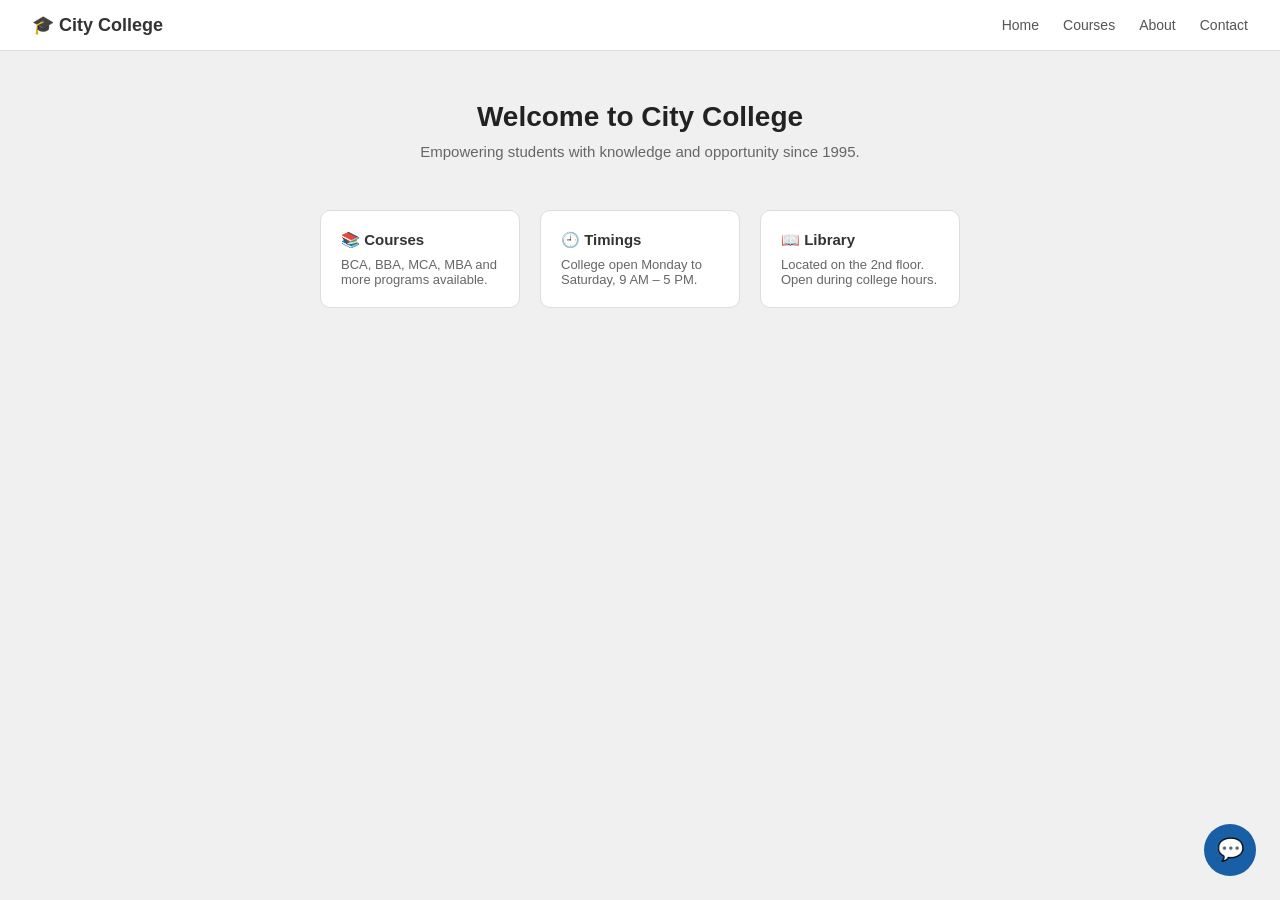
<file: chatbot/index.html>
<!DOCTYPE html>
<html>
<head>
    <title>City College</title>
    <link rel="stylesheet" href="index.css">
</head>
<body>

    <div class="navbar">
        <div class="nav-logo">🎓 City College</div>
        <div class="nav-links">
            <a href="#">Home</a>
            <a href="#">Courses</a>
            <a href="#">About</a>
            <a href="#">Contact</a>
        </div>
    </div>

    <div class="hero">
        <h1>Welcome to City College</h1>
        <p>Empowering students with knowledge and opportunity since 1995.</p>
    </div>

    <div class="cards">
        <div class="card">
            <h3>📚 Courses</h3>
            <p>BCA, BBA, MCA, MBA and more programs available.</p>
        </div>
        <div class="card">
            <h3>🕘 Timings</h3>
            <p>College open Monday to Saturday, 9 AM – 5 PM.</p>
        </div>
        <div class="card">
            <h3>📖 Library</h3>
            <p>Located on the 2nd floor. Open during college hours.</p>
        </div>
    </div>

    <!-- Chatbot Widget -->
    <div class="chat-bubble">
        <div class="chat-window" id="chatWindow">
            <div class="chat-header">
                <span>💬 College Chatbot</span>
                <span class="close-btn" onclick="toggleChat()">✕</span>
            </div>
            <div id="chatbox"></div>
            <div class="chat-input-area">
                <input type="text" id="userInput" placeholder="Ask something..." onkeydown="if(event.key==='Enter') sendMessage()" />
                <button onclick="sendMessage()">Send</button>
            </div>
        </div>
        <button class="chat-toggle" onclick="toggleChat()" aria-label="Open chatbot">💬</button>
    </div>

    <script src="index.js"></script>

</body>
</html>
</file>
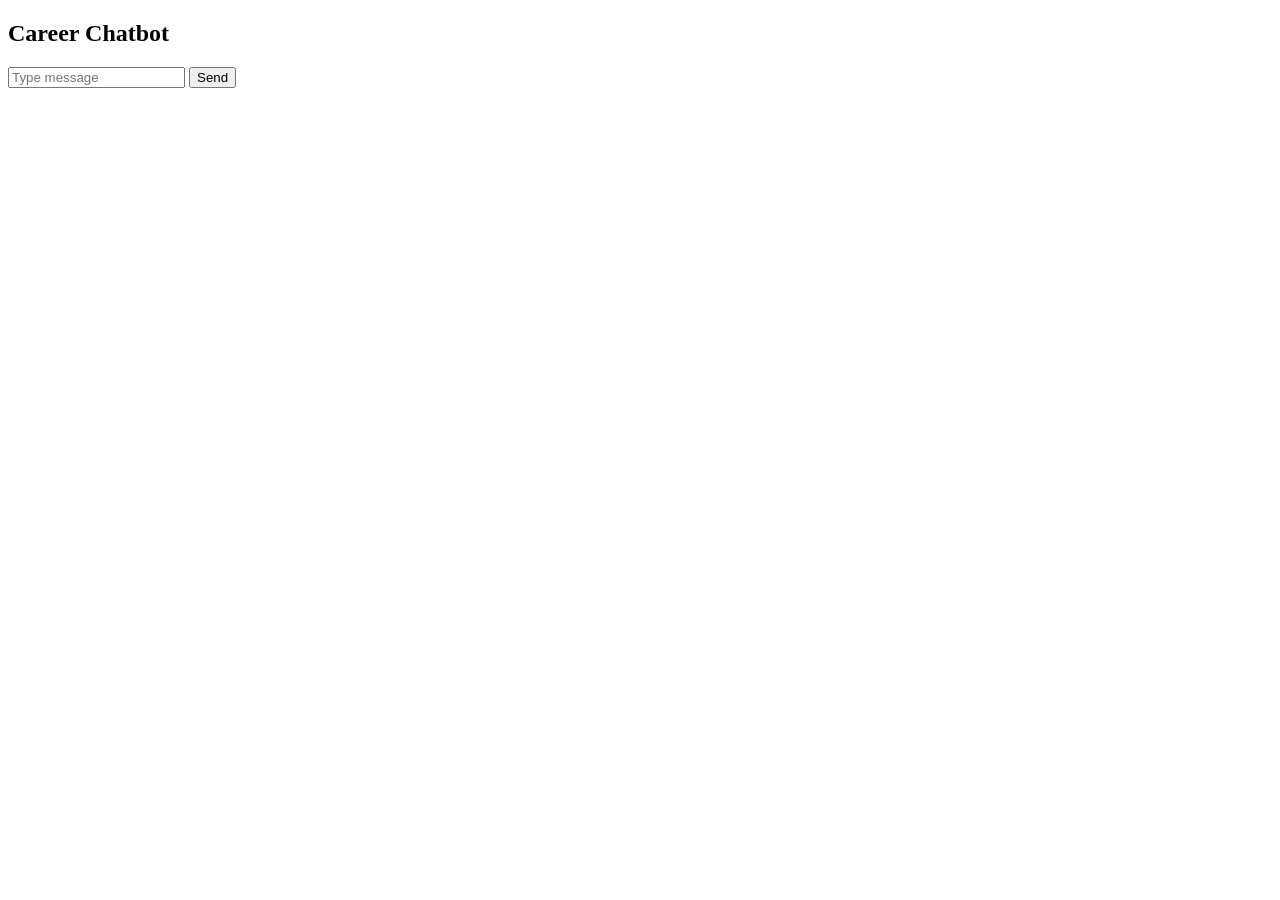
<file: chatbot/index2.html>
<!DOCTYPE html>
<html>

<head>
    <title>Career Chatbot</title>
</head>

<body>

    <h2>Career Chatbot</h2>

    <div id="chatbox"></div>

    <input type="text" id="userInput" placeholder="Type message">

    <button onclick="sendMessage()">Send</button>

    <script>

        function chatbotResponse(user) {

            user = user.toLowerCase();

            let responses = {

                "hello": "Hello! Tell me your interest.",

                "hi": "Hi there!",

                "coding": "Learn Python, Java, DSA, and build projects.",

                "design": "Learn Figma and UI/UX concepts.",

                "business": "Improve communication and marketing skills.",

                "ai": "Start with Python and Machine Learning.",

                "web": "Learn HTML, CSS, JavaScript, React.",

                "resume": "Keep resume short and ATS-friendly.",

                "interview": "Practice DSA and HR questions.",

                "job": "Build skills and apply regularly.",

                "skills": "Communication and problem-solving are important."
            };

            for (let key in responses) {

                if (user.includes(key)) {
                    return responses[key];
                }
            }

            return "Ask about coding, AI, jobs, resume, or interview.";
        }


        function sendMessage() {

            let input = document.getElementById("userInput");

            let chatbox = document.getElementById("chatbox");

            let userText = input.value;

            if (userText === "") {
                return;
            }

            chatbox.innerHTML += "<p><b>You:</b> " + userText + "</p>";

            if (userText.toLowerCase() === "bye") {

                chatbox.innerHTML += "<p><b>Bot:</b> Goodbye!</p>";

                input.value = "";

                return;
            }

            let response = chatbotResponse(userText);

            chatbox.innerHTML += "<p><b>Bot:</b> " + response + "</p>";

            input.value = "";
        }


        document.getElementById("userInput")
            .addEventListener("keypress", function(event) {

                if (event.key === "Enter") {
                    sendMessage();
                }
            });

    </script>

</body>

</html>
</file>
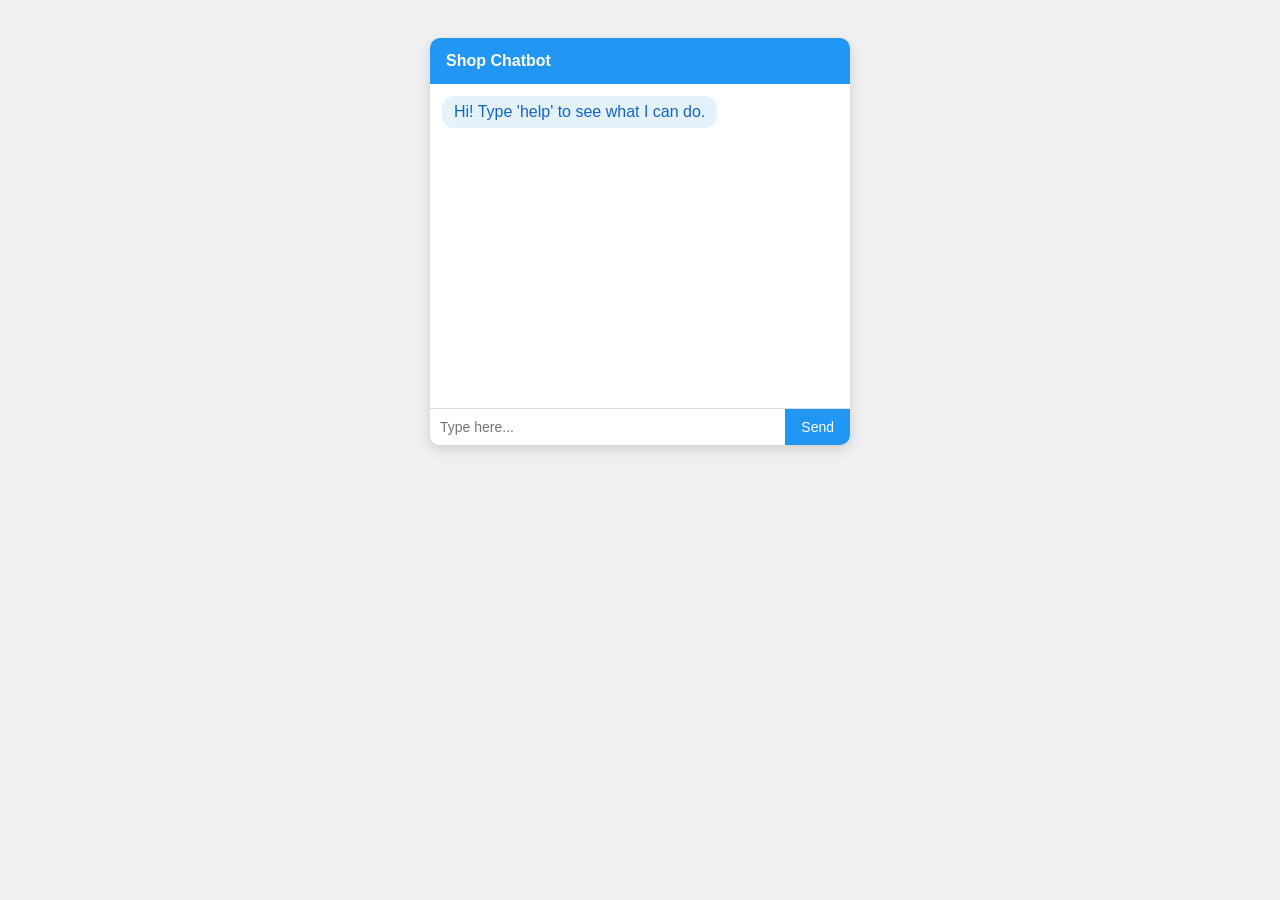
<file: chatbot/tanay.html>
<!DOCTYPE html>
<html>

<head>
    <title>Shop Chatbot</title>
    <style>
        body {
            font-family: Arial;
            background: #f0f0f0;
            display: flex;
            justify-content: center;
            padding: 30px;
        }

        .box {
            background: white;
            width: 420px;
            border-radius: 10px;
            box-shadow: 0 4px 12px rgba(0, 0, 0, 0.15);
            overflow: hidden;
        }

        h2 {
            background: #2196F3;
            color: white;
            margin: 0;
            padding: 14px 16px;
            font-size: 16px;
        }

        #chat {
            height: 300px;
            overflow-y: auto;
            padding: 12px;
            display: flex;
            flex-direction: column;
            gap: 6px;
        }

        .bot {
            color: #1565C0;
            background: #e3f2fd;
            padding: 7px 12px;
            border-radius: 12px;
            align-self: flex-start;
            max-width: 85%;
        }

        .user {
            color: #2e7d32;
            background: #e8f5e9;
            padding: 7px 12px;
            border-radius: 12px;
            align-self: flex-end;
            max-width: 85%;
        }

        .input-row {
            display: flex;
            border-top: 1px solid #ddd;
        }

        input {
            flex: 1;
            padding: 10px;
            border: none;
            outline: none;
            font-size: 14px;
        }

        button {
            background: #2196F3;
            color: white;
            border: none;
            padding: 10px 16px;
            cursor: pointer;
            font-size: 14px;
        }

        button:hover {
            background: #1976D2;
        }
    </style>
</head>

<body>
    <div class="box">
        <h2>Shop Chatbot</h2>
        <div id="chat"></div>
        <div class="input-row">
            <input id="box" placeholder="Type here..." />
            <button onclick="send()">Send</button>
        </div>
    </div>

    <script>
        var intents = {
            greet: { keywords: ["hi", "hello", "hey", "good morning", "good evening"], response: "Hello! Welcome to our shop. How can I help?" },
            timings: { keywords: ["time", "hours", "open", "close", "schedule"], response: "We are open 9AM to 8PM, Monday to Saturday." },
            location: { keywords: ["where", "address", "location", "find you"], response: "We are at 123 Main Street, City Center." },
            contact: { keywords: ["phone", "contact", "call", "number", "email"], response: "Call us at 98765-43210 or email shop@example.com." },
            payment: { keywords: ["pay", "payment", "upi", "cash", "card", "online"], response: "We accept Cash, UPI, and all Debit/Credit cards." },
            delivery: { keywords: ["deliver", "delivery", "home", "ship", "shipping"], response: "Yes! We deliver within 5km. Free delivery above Rs.200." },
            return: { keywords: ["return", "refund", "exchange", "back"], response: "Returns accepted within 7 days with original bill." },
            discount: { keywords: ["discount", "offer", "sale", "coupon", "deal"], response: "Use code SAVE10 for 10% off on orders above Rs.100." },
            thanks: { keywords: ["thank", "thanks", "thankyou"], response: "You're welcome! Happy shopping" },
            help: { keywords: ["help", "support", "assist", "what can you do"], response: "I can help with: hours, location, payment, delivery, returns, discounts, and item prices!" },
            goodbye: { keywords: ["bye", "goodbye", "see you", "cya", "exit"], response: "Goodbye! Have a nice day" }
        };

        var inventory = { pen: 10, pencil: 5, notebook: 50, eraser: 5, ruler: 15, sharpener: 8 };
        var waitingFor = null;

        function show(text, who) {
            var chat = document.getElementById("chat");
            chat.innerHTML += "<div class='" + who + "'>" + text + "</div>";
            chat.scrollTop = chat.scrollHeight;
        }

        function send() {
            var input = document.getElementById("box").value.toLowerCase().trim();
            if (!input) return;
            show(input, "user");
            document.getElementById("box").value = "";

            if (waitingFor) {
                var qty = parseInt(input);
                if (!isNaN(qty)) show("Total for " + qty + " " + waitingFor + "(s) = Rs." + qty * inventory[waitingFor], "bot");
                else show("Please enter a valid number.", "bot");
                waitingFor = null;
                return;
            }

            var found = false;

            for (var key in intents) {
                var data = intents[key];
                for (var i = 0; i < data.keywords.length; i++) {
                    if (input.includes(data.keywords[i])) { show(data.response, "bot"); found = true; break; }
                }
                if (found) break;
            }

            if (!found) {
                for (var item in inventory) {
                    if (input.includes(item)) {
                        show("The " + item + " costs Rs." + inventory[item], "bot");
                        show("How many " + item + "s do you need?", "bot");
                        waitingFor = item; found = true; break;
                    }
                }
            }

            if (!found) show("I don't know that. Type 'help' to see what I can do!", "bot");
        }

        document.getElementById("box").addEventListener("keydown", function (e) { if (e.key === "Enter") send(); });
        show("Hi! Type 'help' to see what I can do.", "bot");
    </script>
</body>

</html>
</file>
<file: chatbot/index.css>
* {
    box-sizing: border-box;
    margin: 0;
    padding: 0;
}

body {
    font-family: Arial, sans-serif;
    background-color: #f0f0f0;
}

/* Navbar */
.navbar {
    display: flex;
    align-items: center;
    justify-content: space-between;
    padding: 14px 32px;
    background: white;
    border-bottom: 1px solid #ddd;
}

.nav-logo {
    font-size: 18px;
    font-weight: bold;
    color: #333;
}

.nav-links {
    display: flex;
    gap: 24px;
}

.nav-links a {
    font-size: 14px;
    color: #555;
    text-decoration: none;
}

.nav-links a:hover {
    color: #185FA5;
}

/* Hero */
.hero {
    text-align: center;
    padding: 50px 20px 30px;
}

.hero h1 {
    font-size: 28px;
    color: #222;
    margin-bottom: 10px;
}

.hero p {
    font-size: 15px;
    color: #666;
}

/* Cards */
.cards {
    display: flex;
    gap: 20px;
    padding: 20px 40px 40px;
    justify-content: center;
}

.card {
    background: white;
    border: 1px solid #ddd;
    border-radius: 10px;
    padding: 20px;
    width: 200px;
}

.card h3 {
    font-size: 15px;
    margin-bottom: 8px;
    color: #333;
}

.card p {
    font-size: 13px;
    color: #666;
}

/* Chat bubble fixed at bottom-right */
.chat-bubble {
    position: fixed;
    bottom: 24px;
    right: 24px;
    z-index: 1000;
}

.chat-toggle {
    width: 52px;
    height: 52px;
    border-radius: 50%;
    background-color: #185FA5;
    border: none;
    cursor: pointer;
    font-size: 22px;
    color: white;
    display: flex;
    align-items: center;
    justify-content: center;
    margin-left: auto;
}

/* Chat window */
.chat-window {
    display: none;
    flex-direction: column;
    position: absolute;
    bottom: 64px;
    right: 0;
    width: 300px;
    background: white;
    border: 1px solid #ccc;
    border-radius: 10px;
    overflow: hidden;
}

.chat-window.open {
    display: flex;
}

.chat-header {
    background-color: #185FA5;
    color: white;
    padding: 10px 14px;
    font-size: 14px;
    font-weight: bold;
    display: flex;
    justify-content: space-between;
    align-items: center;
}

.close-btn {
    cursor: pointer;
    font-size: 16px;
}

#chatbox {
    height: 220px;
    overflow-y: auto;
    padding: 10px;
    display: flex;
    flex-direction: column;
    gap: 6px;
    background: #f9f9f9;
}

.msg {
    font-size: 13px;
    padding: 7px 11px;
    border-radius: 12px;
    max-width: 85%;
    line-height: 1.4;
}

.msg.user {
    align-self: flex-end;
    background-color: #cce0f5;
    color: #042C53;
}

.msg.bot {
    align-self: flex-start;
    background-color: #e8e8e8;
    color: #333;
}

.chat-input-area {
    display: flex;
    border-top: 1px solid #ddd;
}

.chat-input-area input {
    flex: 1;
    border: none;
    padding: 9px 10px;
    font-size: 13px;
    outline: none;
}

.chat-input-area button {
    border: none;
    background-color: #185FA5;
    color: white;
    padding: 9px 14px;
    cursor: pointer;
    font-size: 13px;
}

.chat-input-area button:hover {
    background-color: #0f447a;
}
</file>
